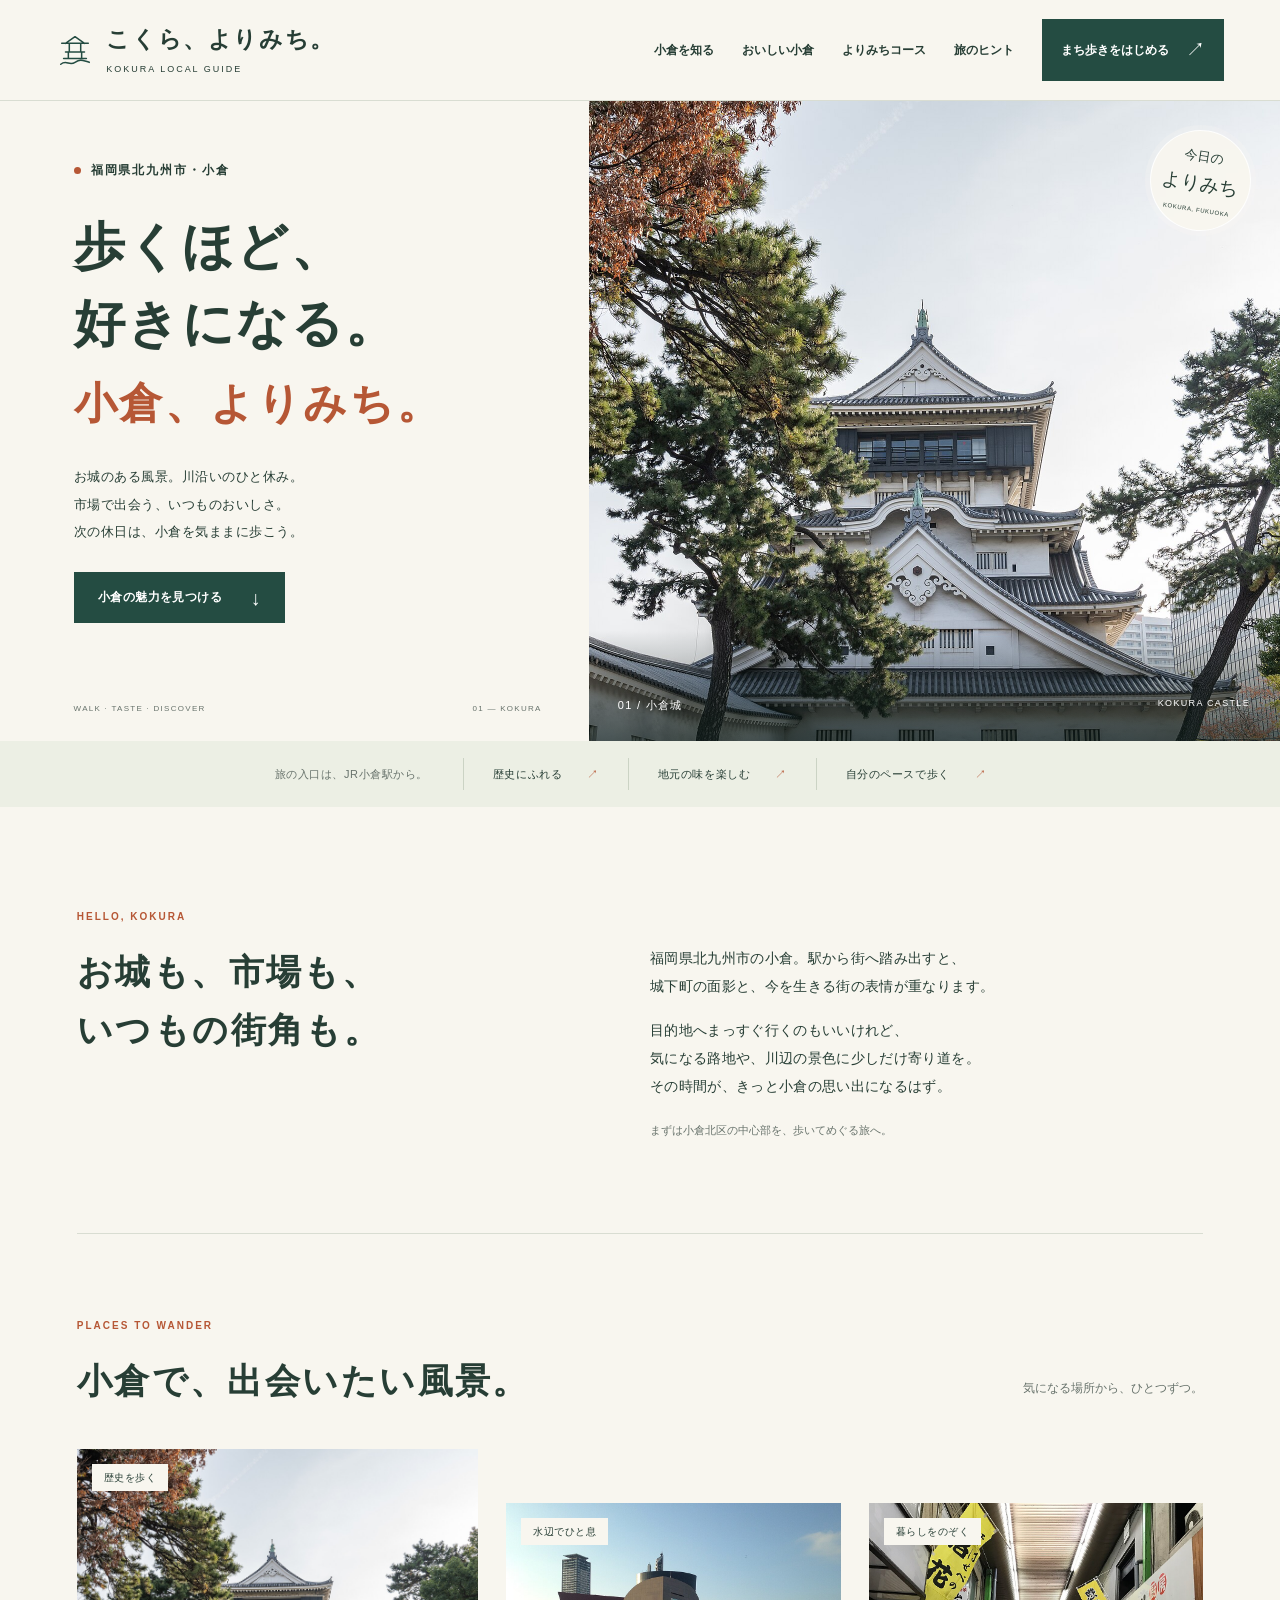
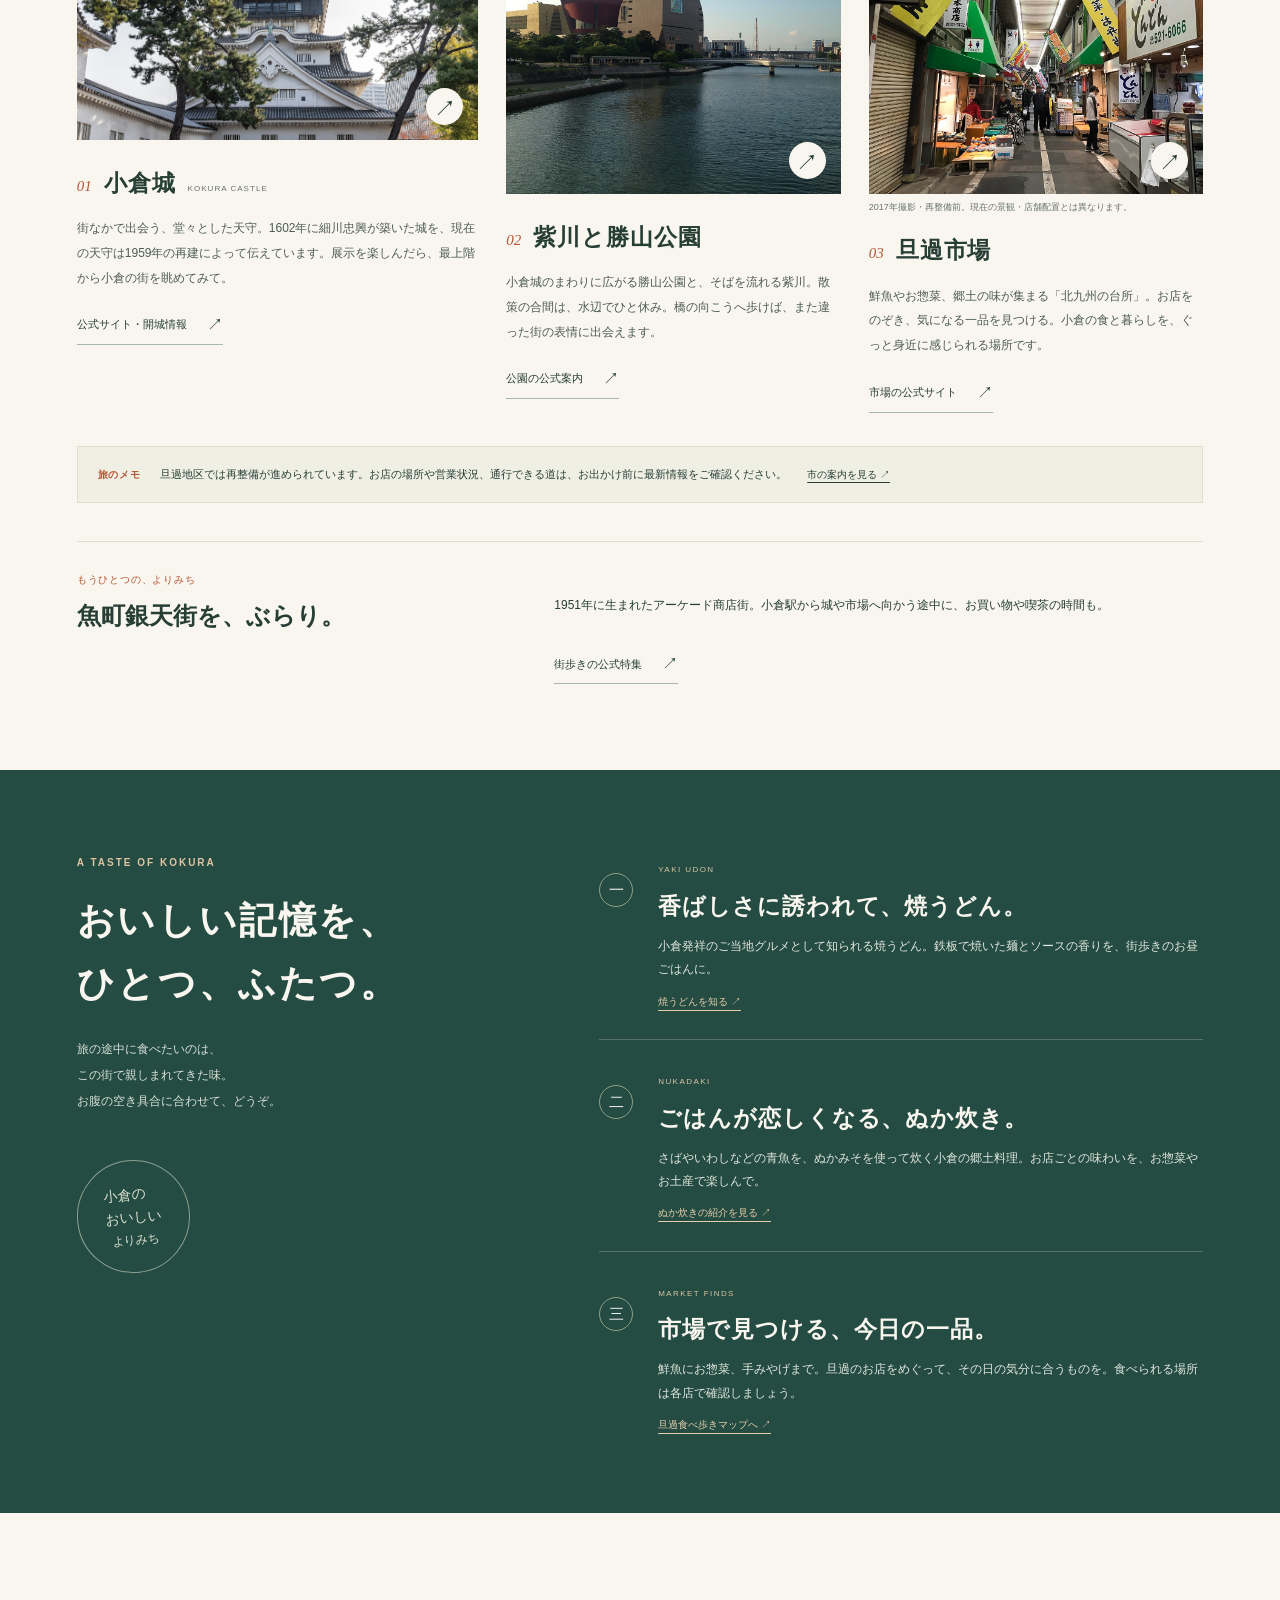
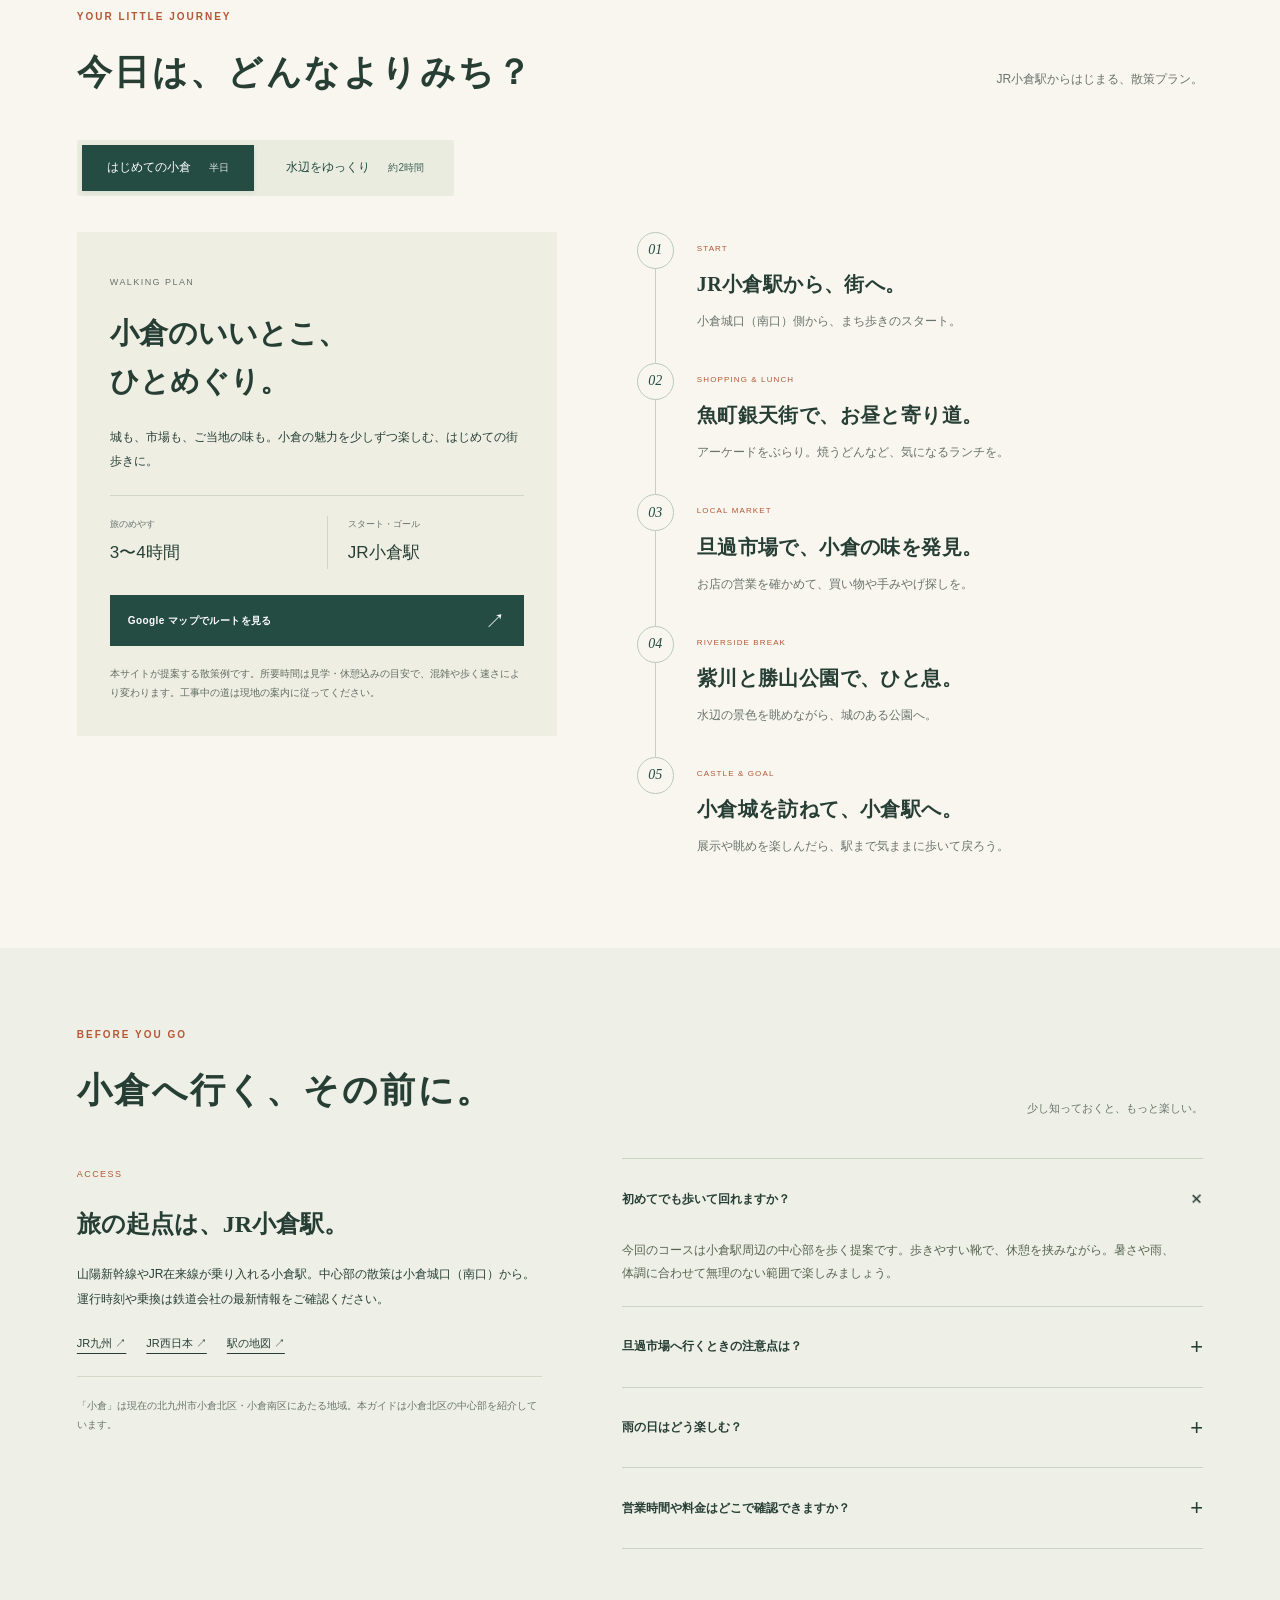
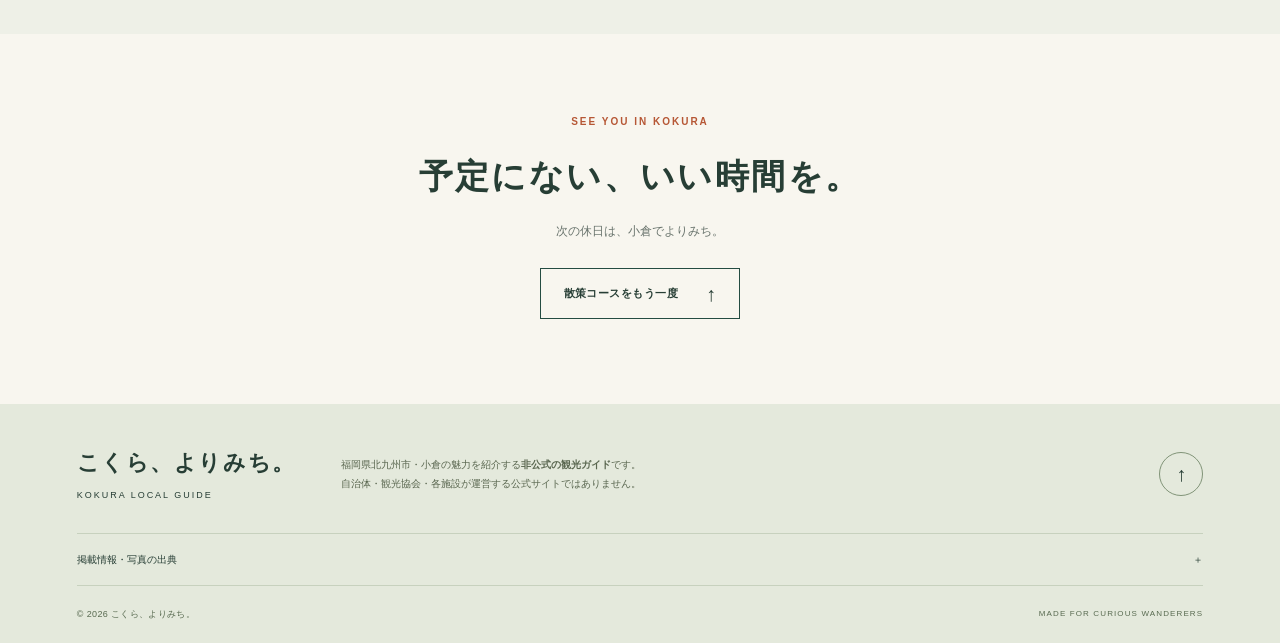
<file: index.html>
<!doctype html>
<html lang="ja">
<head>
  <meta charset="utf-8">
  <meta name="viewport" content="width=device-width, initial-scale=1">
  <meta name="theme-color" content="#244c42">
  <meta name="description" content="お城へ、市場へ、川沿いへ。福岡県北九州市・小倉の観光とグルメ、半日のまち歩きを紹介する非公式ガイド。">
  <meta property="og:title" content="こくら、よりみち。 | 小倉まち歩きガイド">
  <meta property="og:description" content="城下町の風景も、市場の味も。歩くほど、好きになる小倉へ。">
  <meta property="og:type" content="website">
  <meta property="og:locale" content="ja_JP">
  <meta property="og:url" content="https://teshi82.github.io/kokura-sanpo/">
  <meta property="og:image" content="https://teshi82.github.io/kokura-sanpo/assets/castle.jpg">
  <link rel="canonical" href="https://teshi82.github.io/kokura-sanpo/">
  <link rel="icon" href="assets/favicon.svg" type="image/svg+xml">
  <link rel="stylesheet" href="style.css">
  <script src="script.js" defer></script>
  <title>こくら、よりみち。 | 小倉まち歩きガイド</title>
</head>
<body>
  <a class="skip-link" href="#main">本文へスキップ</a>
  <header class="site-header">
    <a class="brand" href="#top" aria-label="こくら、よりみち。 トップへ">
      <svg class="brand-mark" viewBox="0 0 40 40" aria-hidden="true"><path d="M6 13h28M10 13l10-7 10 7M10 22h20M14 22v-9m12 9v-9M8 29h24M13 29v-7m14 7v-7M5 35c6-5 9 2 15-2s8-2 15 0"/></svg>
      <span>こくら、よりみち。<small>KOKURA LOCAL GUIDE</small></span>
    </a>
    <button class="menu-toggle" type="button" aria-expanded="false" aria-controls="main-nav"><span class="menu-icon" aria-hidden="true"></span><span class="menu-label">メニュー</span></button>
    <nav class="main-nav" id="main-nav" aria-label="メインナビゲーション">
      <a href="#spots">小倉を知る</a><a href="#taste">おいしい小倉</a><a href="#course">よりみちコース</a><a href="#visit">旅のヒント</a>
      <a class="nav-cta" href="#course">まち歩きをはじめる <span aria-hidden="true">↗</span></a>
    </nav>
  </header>
  <main id="main">
    <section class="hero" id="top" aria-labelledby="hero-title">
      <div class="hero-copy">
        <p class="eyebrow"><span class="tiny-dot"></span> 福岡県北九州市・小倉</p>
        <h1 id="hero-title">歩くほど、<br>好きになる。<br><span>小倉、よりみち。</span></h1>
        <p class="hero-intro">お城のある風景。川沿いのひと休み。<br>市場で出会う、いつものおいしさ。<br>次の休日は、小倉を気ままに歩こう。</p>
        <a class="button button-green" href="#spots">小倉の魅力を見つける <span aria-hidden="true">↓</span></a>
        <div class="hero-footnote"><span>WALK · TASTE · DISCOVER</span><span>01 — KOKURA</span></div>
      </div>
      <figure class="hero-photo">
        <img src="assets/castle.jpg" alt="木々の間から見上げた白壁の小倉城" width="1920" height="1280" fetchpriority="high">
        <figcaption><span>01 / 小倉城</span><span>KOKURA CASTLE</span></figcaption>
        <div class="photo-stamp" aria-hidden="true">今日の<br><strong>よりみち</strong><span>KOKURA, FUKUOKA</span></div>
      </figure>
    </section>
    <div class="quick-strip"><span>旅の入口は、JR小倉駅から。</span><a href="#spots">歴史にふれる <span>↗</span></a><a href="#taste">地元の味を楽しむ <span>↗</span></a><a href="#course">自分のペースで歩く <span>↗</span></a></div>
    <section class="intro section-wrap" aria-labelledby="intro-title">
      <p class="section-kicker">HELLO, KOKURA</p>
      <div class="intro-grid"><h2 id="intro-title">お城も、市場も、<br>いつもの街角も。</h2><div><p>福岡県北九州市の小倉。駅から街へ踏み出すと、<br class="desktop-only">城下町の面影と、今を生きる街の表情が重なります。</p><p>目的地へまっすぐ行くのもいいけれど、<br class="desktop-only">気になる路地や、川辺の景色に少しだけ寄り道を。<br class="desktop-only">その時間が、きっと小倉の思い出になるはず。</p><span class="intro-note">まずは小倉北区の中心部を、歩いてめぐる旅へ。</span></div></div>
    </section>
    <section class="spots section-wrap" id="spots" aria-labelledby="spots-title">
      <div class="section-heading"><div><p class="section-kicker">PLACES TO WANDER</p><h2 id="spots-title">小倉で、出会いたい風景。</h2></div><p>気になる場所から、ひとつずつ。</p></div>
      <div class="spot-grid">
        <article class="spot-card spot-castle">
          <a class="image-link" href="https://kokura-castle.jp/" target="_blank" rel="noopener noreferrer" aria-label="小倉城の公式サイトを新しいタブで開く"><img src="assets/castle.jpg" alt="木々に囲まれた小倉城の天守" width="900" height="660" loading="lazy"><span class="image-tag">歴史を歩く</span><span class="round-arrow" aria-hidden="true">↗</span></a>
          <div class="spot-title"><span>01</span><h3>小倉城</h3><small>KOKURA CASTLE</small></div>
          <p>街なかで出会う、堂々とした天守。1602年に細川忠興が築いた城を、現在の天守は1959年の再建によって伝えています。展示を楽しんだら、最上階から小倉の街を眺めてみて。</p>
          <a class="text-link" href="https://kokura-castle.jp/" target="_blank" rel="noopener noreferrer">公式サイト・開城情報 <span aria-hidden="true">↗</span></a>
        </article>
        <article class="spot-card spot-river">
          <a class="image-link" href="https://www.city.kitakyushu.lg.jp/contents/924_00902.html" target="_blank" rel="noopener noreferrer" aria-label="勝山公園の公式案内を新しいタブで開く"><img src="assets/river.jpg" alt="小倉の街を流れる紫川と川沿いの風景" width="900" height="660" loading="lazy"><span class="image-tag">水辺でひと息</span><span class="round-arrow" aria-hidden="true">↗</span></a>
          <div class="spot-title"><span>02</span><h3>紫川と勝山公園</h3></div>
          <p>小倉城のまわりに広がる勝山公園と、そばを流れる紫川。散策の合間は、水辺でひと休み。橋の向こうへ歩けば、また違った街の表情に出会えます。</p>
          <a class="text-link" href="https://www.city.kitakyushu.lg.jp/contents/924_00902.html" target="_blank" rel="noopener noreferrer">公園の公式案内 <span aria-hidden="true">↗</span></a>
        </article>
        <article class="spot-card spot-market">
          <a class="image-link" href="https://tangaichiba.jp/" target="_blank" rel="noopener noreferrer" aria-label="旦過市場の公式サイトを新しいタブで開く"><img src="assets/market.jpg" alt="旦過市場のまち並みを記録した写真" width="900" height="660" loading="lazy"><span class="image-tag">暮らしをのぞく</span><span class="round-arrow" aria-hidden="true">↗</span></a>
          <p class="photo-note" id="market-photo-note">2017年撮影・再整備前。現在の景観・店舗配置とは異なります。</p>
          <div class="spot-title"><span>03</span><h3>旦過市場</h3></div>
          <p>鮮魚やお惣菜、郷土の味が集まる「北九州の台所」。お店をのぞき、気になる一品を見つける。小倉の食と暮らしを、ぐっと身近に感じられる場所です。</p>
          <a class="text-link" href="https://tangaichiba.jp/" target="_blank" rel="noopener noreferrer">市場の公式サイト <span aria-hidden="true">↗</span></a>
        </article>
      </div>
      <aside class="market-notice"><span class="notice-label">旅のメモ</span><p>旦過地区では再整備が進められています。お店の場所や営業状況、通行できる道は、お出かけ前に最新情報をご確認ください。</p><a href="https://www.city.kitakyushu.lg.jp/contents/27200254.html" target="_blank" rel="noopener noreferrer">市の案内を見る ↗</a></aside>
      <div class="arcade-note"><span class="small-number">もうひとつの、よりみち</span><h3>魚町銀天街を、ぶらり。</h3><p>1951年に生まれたアーケード商店街。小倉駅から城や市場へ向かう途中に、お買い物や喫茶の時間も。</p><a class="text-link" href="https://kitakyushucity.guide/features/detail/bf3b8d8f-9e68-4177-9fa4-987f1a10e90a" target="_blank" rel="noopener noreferrer">街歩きの公式特集 <span aria-hidden="true">↗</span></a></div>
    </section>
    <section class="taste" id="taste" aria-labelledby="taste-title">
      <div class="section-wrap taste-grid"><div class="taste-heading"><p class="section-kicker">A TASTE OF KOKURA</p><h2 id="taste-title">おいしい記憶を、<br>ひとつ、ふたつ。</h2><p>旅の途中に食べたいのは、<br>この街で親しまれてきた味。<br>お腹の空き具合に合わせて、どうぞ。</p><div class="taste-seal" aria-hidden="true">小倉の<br>おいしい<br><span>よりみち</span></div></div>
        <div class="food-list">
          <article class="food-item"><span class="food-no">一</span><div><span class="food-en">YAKI UDON</span><h3>香ばしさに誘われて、焼うどん。</h3><p>小倉発祥のご当地グルメとして知られる焼うどん。鉄板で焼いた麺とソースの香りを、街歩きのお昼ごはんに。</p><a href="https://kitakyushucity.guide/features/detail/3040c3f0-468f-440e-80ba-73c080a1b59d" target="_blank" rel="noopener noreferrer">焼うどんを知る ↗</a></div></article>
          <article class="food-item"><span class="food-no">二</span><div><span class="food-en">NUKADAKI</span><h3>ごはんが恋しくなる、ぬか炊き。</h3><p>さばやいわしなどの青魚を、ぬかみそを使って炊く小倉の郷土料理。お店ごとの味わいを、お惣菜やお土産で楽しんで。</p><a href="https://www.crossroadfukuoka.jp/spot/10773" target="_blank" rel="noopener noreferrer">ぬか炊きの紹介を見る ↗</a></div></article>
          <article class="food-item"><span class="food-no">三</span><div><span class="food-en">MARKET FINDS</span><h3>市場で見つける、今日の一品。</h3><p>鮮魚にお惣菜、手みやげまで。旦過のお店をめぐって、その日の気分に合うものを。食べられる場所は各店で確認しましょう。</p><a href="https://www.city.kitakyushu.lg.jp/contents/27200254.html" target="_blank" rel="noopener noreferrer">旦過食べ歩きマップへ ↗</a></div></article>
        </div></div>
    </section>
    <section class="course section-wrap" id="course" aria-labelledby="course-title">
      <div class="section-heading"><div><p class="section-kicker">YOUR LITTLE JOURNEY</p><h2 id="course-title">今日は、どんなよりみち？</h2></div><p>JR小倉駅からはじまる、散策プラン。</p></div>
      <div class="course-switch" role="group" aria-label="散策コースを選ぶ"><button type="button" data-course="half" aria-pressed="true">はじめての小倉 <span>半日</span></button><button type="button" data-course="short" aria-pressed="false">水辺をゆっくり <span>約2時間</span></button></div>
      <div class="course-layout"><div class="course-summary"><span class="route-label">WALKING PLAN</span><h3 id="course-name">小倉のいいとこ、<br>ひとめぐり。</h3><p id="course-description">城も、市場も、ご当地の味も。小倉の魅力を少しずつ楽しむ、はじめての街歩きに。</p><div class="course-stats"><div><span>旅のめやす</span><strong id="course-duration">3〜4時間</strong></div><div><span>スタート・ゴール</span><strong>JR小倉駅</strong></div></div><a class="button button-green" id="route-map" href="https://www.google.com/maps/dir/?api=1&origin=小倉駅&destination=小倉駅&waypoints=魚町銀天街%7C旦過市場%7C勝山公園%7C小倉城&travelmode=walking" target="_blank" rel="noopener noreferrer">Google マップでルートを見る <span aria-hidden="true">↗</span></a><p class="route-disclaimer">本サイトが提案する散策例です。所要時間は見学・休憩込みの目安で、混雑や歩く速さにより変わります。工事中の道は現地の案内に従ってください。</p></div>
        <div class="timeline-wrap" aria-live="polite" aria-atomic="true"><ol class="timeline" id="timeline">
          <li><span class="step-number">01</span><div><span class="step-meta">START</span><h4>JR小倉駅から、街へ。</h4><p>小倉城口（南口）側から、まち歩きのスタート。</p></div></li>
          <li><span class="step-number">02</span><div><span class="step-meta">SHOPPING & LUNCH</span><h4>魚町銀天街で、お昼と寄り道。</h4><p>アーケードをぶらり。焼うどんなど、気になるランチを。</p></div></li>
          <li><span class="step-number">03</span><div><span class="step-meta">LOCAL MARKET</span><h4>旦過市場で、小倉の味を発見。</h4><p>お店の営業を確かめて、買い物や手みやげ探しを。</p></div></li>
          <li><span class="step-number">04</span><div><span class="step-meta">RIVERSIDE BREAK</span><h4>紫川と勝山公園で、ひと息。</h4><p>水辺の景色を眺めながら、城のある公園へ。</p></div></li>
          <li><span class="step-number">05</span><div><span class="step-meta">CASTLE & GOAL</span><h4>小倉城を訪ねて、小倉駅へ。</h4><p>展示や眺めを楽しんだら、駅まで気ままに歩いて戻ろう。</p></div></li>
        </ol></div></div>
      <noscript><p class="noscript-note">JavaScriptが無効のため「はじめての小倉」コースを表示しています。スポット紹介や地図リンクはそのままご利用いただけます。</p></noscript>
    </section>
    <section class="visit" id="visit" aria-labelledby="visit-title"><div class="section-wrap">
      <div class="section-heading"><div><p class="section-kicker">BEFORE YOU GO</p><h2 id="visit-title">小倉へ行く、その前に。</h2></div><span class="visit-label">少し知っておくと、もっと楽しい。</span></div>
      <div class="visit-grid"><div class="access-block"><span class="mini-label">ACCESS</span><h3>旅の起点は、JR小倉駅。</h3><p>山陽新幹線やJR在来線が乗り入れる小倉駅。中心部の散策は小倉城口（南口）から。運行時刻や乗換は鉄道会社の最新情報をご確認ください。</p><div class="access-links"><a href="https://www.jrkyushu.co.jp/" target="_blank" rel="noopener noreferrer">JR九州 ↗</a><a href="https://www.jr-odekake.net/" target="_blank" rel="noopener noreferrer">JR西日本 ↗</a><a href="https://www.google.com/maps/search/?api=1&query=小倉駅" target="_blank" rel="noopener noreferrer">駅の地図 ↗</a></div><p class="access-footnote">「小倉」は現在の北九州市小倉北区・小倉南区にあたる地域。本ガイドは小倉北区の中心部を紹介しています。</p></div>
        <div class="faq"><details open><summary>初めてでも歩いて回れますか？<span aria-hidden="true">+</span></summary><p>今回のコースは小倉駅周辺の中心部を歩く提案です。歩きやすい靴で、休憩を挟みながら。暑さや雨、体調に合わせて無理のない範囲で楽しみましょう。</p></details><details><summary>旦過市場へ行くときの注意点は？<span aria-hidden="true">+</span></summary><p>再整備に伴い、店舗や通路の状況が変わることがあります。営業日・時間は店舗ごとに異なり、日曜休みのお店もあります。公式案内を確認してから訪れてください。</p></details><details><summary>雨の日はどう楽しむ？<span aria-hidden="true">+</span></summary><p>魚町銀天街のアーケードや、小倉城の屋内展示を組み合わせるのも一案です。施設間の移動では屋外を歩くため、雨具を用意してください。</p></details><details><summary>営業時間や料金はどこで確認できますか？<span aria-hidden="true">+</span></summary><p>各スポットの「公式サイト」リンクをご利用ください。イベントなどで変更される場合があるため、お出かけ当日の情報確認がおすすめです。</p></details></div></div>
    </div></section>
    <section class="closing section-wrap"><p class="section-kicker">SEE YOU IN KOKURA</p><h2>予定にない、いい時間を。</h2><p>次の休日は、小倉でよりみち。</p><a class="button button-outline" href="#course">散策コースをもう一度 <span aria-hidden="true">↑</span></a></section>
  </main>
  <footer class="site-footer"><div class="footer-top"><a class="brand footer-brand" href="#top">こくら、よりみち。<small>KOKURA LOCAL GUIDE</small></a><p>福岡県北九州市・小倉の魅力を紹介する<strong>非公式の観光ガイド</strong>です。<br>自治体・観光協会・各施設が運営する公式サイトではありません。</p><a class="back-top" href="#top" aria-label="ページの先頭へ">↑</a></div>
    <details class="sources"><summary>掲載情報・写真の出典 <span aria-hidden="true">＋</span></summary><div class="source-columns"><div><h3>情報の出典</h3><ul><li><a href="https://www.city.kitakyushu.lg.jp/kokurakita/file_0003.html" target="_blank" rel="noopener noreferrer">北九州市：小倉北区 まちの概要 ↗</a></li><li><a href="https://kokura-castle.jp/" target="_blank" rel="noopener noreferrer">小倉城 公式サイト ↗</a></li><li><a href="https://www.crossroadfukuoka.jp/spot/13192" target="_blank" rel="noopener noreferrer">福岡県観光情報：小倉城 ↗</a></li><li><a href="https://kitakyushucity.guide/features/detail/bf3b8d8f-9e68-4177-9fa4-987f1a10e90a" target="_blank" rel="noopener noreferrer">北九州パレット：小倉の街歩き ↗</a></li><li><a href="https://www.city.kitakyushu.lg.jp/contents/924_00902.html" target="_blank" rel="noopener noreferrer">北九州市：勝山公園 ↗</a></li><li><a href="https://www.city.kitakyushu.lg.jp/contents/30000002.html" target="_blank" rel="noopener noreferrer">北九州市：旦過地区の再整備 ↗</a></li><li><a href="https://www.city.kitakyushu.lg.jp/contents/27200254.html" target="_blank" rel="noopener noreferrer">北九州市：旦過食べ歩きマップ2026年版 ↗</a></li></ul><p>グルメの出典は各紹介文のリンクをご参照ください。内容確認日：2026年10月24日。写真は撮影当時のものです。</p></div><div><h3>写真のクレジット</h3><div id="photo-credits"><p>写真の作者・ライセンスは<a href="credits.html">写真クレジット一覧</a>に記載しています。</p></div></div></div></details>
    <div class="footer-bottom"><span>© 2026 こくら、よりみち。</span><span>MADE FOR CURIOUS WANDERERS</span></div>
  </footer>
</body>
</html>
</file>
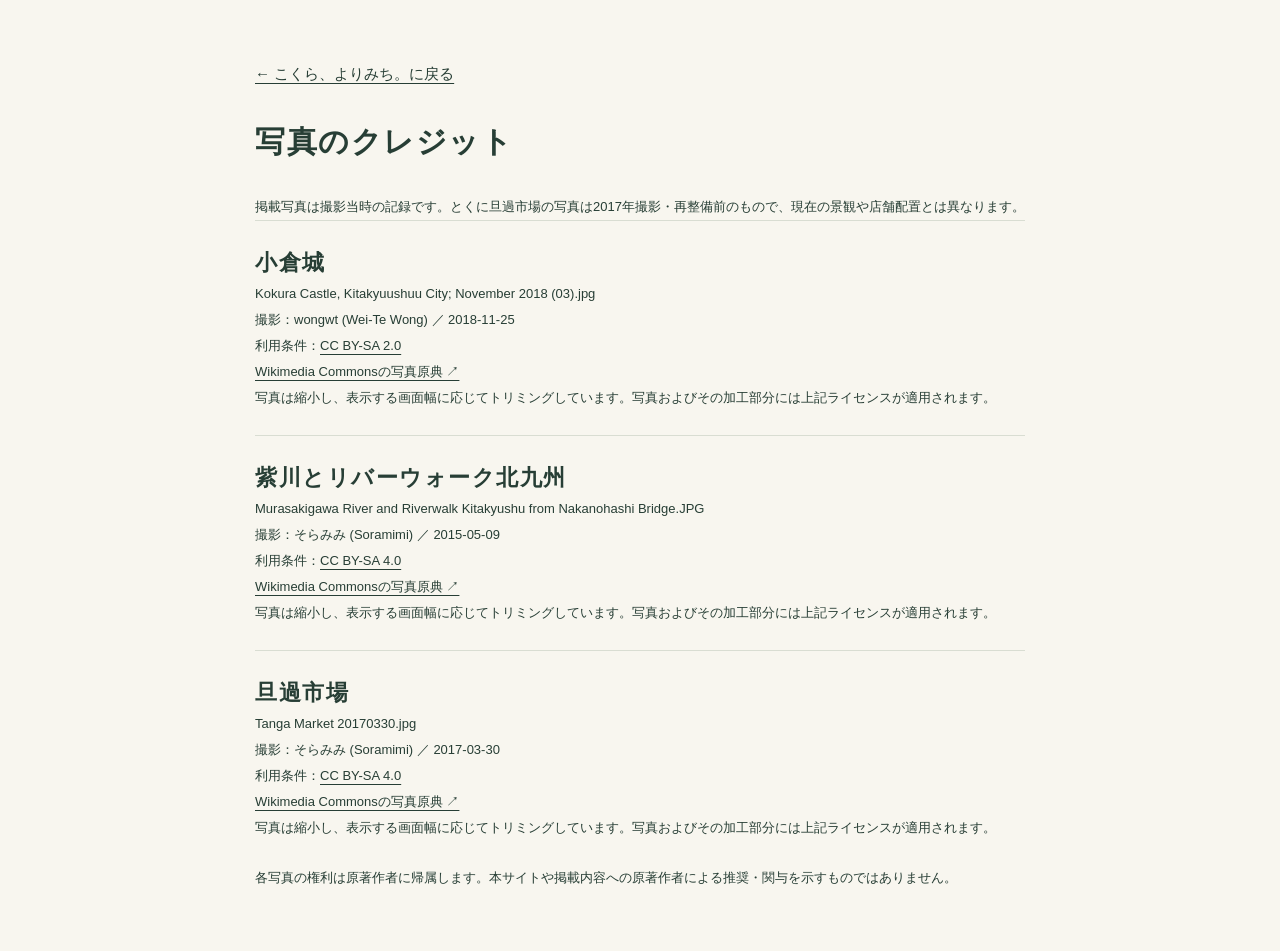
<file: credits.html>
<!doctype html><html lang="ja"><head><meta charset="utf-8"><meta name="viewport" content="width=device-width,initial-scale=1"><title>写真のクレジット | こくら、よりみち。</title><meta name="robots" content="noindex"><link rel="stylesheet" href="style.css"><link rel="icon" href="assets/favicon.svg" type="image/svg+xml"></head><body><main class="credits-page"><a href="index.html">← こくら、よりみち。に戻る</a><h1>写真のクレジット</h1><p>掲載写真は撮影当時の記録です。とくに旦過市場の写真は2017年撮影・再整備前のもので、現在の景観や店舗配置とは異なります。</p><article><h2>小倉城</h2><p>Kokura Castle, Kitakyuushuu City; November 2018 (03).jpg<br>撮影：wongwt (Wei-Te Wong) ／ 2018-11-25<br>利用条件：<a href="https://creativecommons.org/licenses/by-sa/2.0/" target="_blank" rel="noopener noreferrer">CC BY-SA 2.0</a><br><a href="https://commons.wikimedia.org/wiki/File:Kokura_Castle,_Kitakyuushuu_City;_November_2018_(03).jpg" target="_blank" rel="noopener noreferrer">Wikimedia Commonsの写真原典 ↗</a></p><p>写真は縮小し、表示する画面幅に応じてトリミングしています。写真およびその加工部分には上記ライセンスが適用されます。</p></article>
<article><h2>紫川とリバーウォーク北九州</h2><p>Murasakigawa River and Riverwalk Kitakyushu from Nakanohashi Bridge.JPG<br>撮影：そらみみ (Soramimi) ／ 2015-05-09<br>利用条件：<a href="https://creativecommons.org/licenses/by-sa/4.0/" target="_blank" rel="noopener noreferrer">CC BY-SA 4.0</a><br><a href="https://commons.wikimedia.org/wiki/File:Murasakigawa_River_and_Riverwalk_Kitakyushu_from_Nakanohashi_Bridge.JPG" target="_blank" rel="noopener noreferrer">Wikimedia Commonsの写真原典 ↗</a></p><p>写真は縮小し、表示する画面幅に応じてトリミングしています。写真およびその加工部分には上記ライセンスが適用されます。</p></article>
<article><h2>旦過市場</h2><p>Tanga Market 20170330.jpg<br>撮影：そらみみ (Soramimi) ／ 2017-03-30<br>利用条件：<a href="https://creativecommons.org/licenses/by-sa/4.0/" target="_blank" rel="noopener noreferrer">CC BY-SA 4.0</a><br><a href="https://commons.wikimedia.org/wiki/File:Tanga_Market_20170330.jpg" target="_blank" rel="noopener noreferrer">Wikimedia Commonsの写真原典 ↗</a></p><p>写真は縮小し、表示する画面幅に応じてトリミングしています。写真およびその加工部分には上記ライセンスが適用されます。</p></article><p>各写真の権利は原著作者に帰属します。本サイトや掲載内容への原著作者による推奨・関与を示すものではありません。</p></main></body></html>
</file>
<file: style.css>
@charset "UTF-8";
:root{--paper:#f8f6ef;--ink:#273e35;--green:#244c42;--muted:#68736c;--line:#d9ddd2;--orange:#b65735;--serif:"Yu Mincho","Hiragino Mincho ProN","Noto Serif JP",serif;--sans:"Yu Gothic",YuGothic,"Hiragino Kaku Gothic ProN",Meiryo,sans-serif}
*{box-sizing:border-box}html{scroll-behavior:smooth;scroll-padding-top:105px}body{margin:0;background:var(--paper);color:var(--ink);font-family:var(--sans);font-size:15px;line-height:1.9;-webkit-font-smoothing:antialiased}a{color:inherit;text-decoration:none}button{font:inherit}button,a,summary{-webkit-tap-highlight-color:transparent}a,button,summary{touch-action:manipulation}a:focus-visible,button:focus-visible,summary:focus-visible{outline:3px solid #ba643f;outline-offset:5px}img{display:block;width:100%;height:auto}h1,h2,h3,h4,p,figure{margin:0}h1,h2,h3{font-family:var(--serif);font-weight:600}h2{font-size:clamp(27px,2.7vw,38px);line-height:1.65;letter-spacing:.07em}p{line-height:2}::selection{background:#dfe6b4;color:#244c42}.skip-link{position:fixed;top:8px;left:12px;padding:8px 16px;background:white;transform:translateY(-150%);z-index:99}.skip-link:focus{transform:translateY(0)}.site-header{height:101px;padding:0 4.4%;display:flex;align-items:center;justify-content:space-between;gap:30px;border-bottom:1px solid var(--line);position:sticky;top:0;z-index:30;background:rgba(248,246,239,.97)}.brand{display:flex;align-items:center;gap:12px;white-space:nowrap;font-family:var(--serif);font-size:23px;letter-spacing:.07em;font-weight:600;line-height:1.45}.brand small{font:9px/1.7 var(--sans);display:block;letter-spacing:.22em;margin-top:6px}.brand-mark{width:38px;height:38px;fill:none;stroke:var(--green);stroke-width:1.6;stroke-linecap:round;stroke-linejoin:round}.main-nav{display:flex;align-items:center;gap:28px;font-size:12px;font-weight:600}.main-nav>a:not(.nav-cta){padding:12px 0;position:relative}.main-nav>a:not(.nav-cta):after{content:"";height:1px;background:var(--green);position:absolute;bottom:7px;left:0;right:100%;transition:right .2s}.main-nav>a:hover:after{right:0}.nav-cta{background:var(--green);color:#fff;padding:13px 19px;display:flex;gap:17px;align-items:center}.nav-cta span{font-size:19px;font-weight:400}.menu-toggle{display:none}.hero{display:grid;grid-template-columns:46% 54%;min-height:640px;max-width:1800px;margin:auto}.hero-copy{padding:57px 8% 25px 12.5%;display:flex;align-items:flex-start;flex-direction:column}.eyebrow,.section-kicker{font-size:11px;letter-spacing:.16em;font-weight:600}.eyebrow{font-size:12px;display:flex;gap:10px;align-items:center;margin-bottom:27px}.tiny-dot{width:7px;height:7px;background:var(--orange);border-radius:100%}h1{font-size:clamp(36px,4vw,60px);line-height:1.5;letter-spacing:.05em}h1 span{color:var(--orange);font-size:.84em}.hero-intro{margin:24px 0 27px;font-size:13px;line-height:2.1;letter-spacing:.04em}.button{display:inline-flex;align-items:center;justify-content:space-between;gap:28px;min-height:51px;padding:12px 24px;font-size:12px;letter-spacing:.04em;font-weight:600;transition:background .2s,transform .2s}.button span{font-size:20px;font-weight:400;line-height:1}.button-green{background:var(--green);color:#fff}.button-green:hover,.nav-cta:hover{background:#396758}.button:hover{transform:translateY(-2px)}.hero-footnote{width:100%;display:flex;justify-content:space-between;gap:10px;margin-top:auto;padding-top:34px;font-size:8px;letter-spacing:.16em;color:var(--muted)}.hero-photo{position:relative;overflow:hidden;min-height:640px;background:#d9dfd6}.hero-photo>img{height:100%;width:100%;object-fit:cover;object-position:50% 48%;position:absolute;inset:0}.hero-photo:after{content:"";position:absolute;bottom:0;left:0;right:0;height:110px;background:linear-gradient(transparent,rgba(16,32,28,.65));pointer-events:none}.hero-photo figcaption{position:absolute;bottom:25px;left:29px;right:30px;display:flex;justify-content:space-between;gap:12px;color:#fff;font-size:11px;letter-spacing:.12em;z-index:1}.hero-photo figcaption span+span{font-size:9px}.photo-stamp{position:absolute;right:29px;top:29px;width:101px;height:101px;border:1px solid rgba(255,255,255,.9);border-radius:50%;background:rgba(248,246,239,.95);display:flex;align-items:center;justify-content:center;flex-direction:column;font-family:var(--serif);font-size:13px;line-height:1.7;transform:rotate(9deg);box-shadow:0 0 0 5px rgba(248,246,239,.22)}.photo-stamp strong{font-size:19px;font-weight:500}.photo-stamp span{font:6px/1.7 var(--sans);letter-spacing:.1em;margin-top:5px}.quick-strip{display:flex;align-items:center;justify-content:center;gap:0;background:#ecefe4;min-height:66px;font-size:11px;letter-spacing:.05em}.quick-strip>span{padding:10px 35px 10px 10px;color:var(--muted)}.quick-strip a{border-left:1px solid #cbd3c4;padding:6px 29px;display:flex;gap:25px}.quick-strip a span{color:var(--orange)}.quick-strip a:hover{color:var(--orange)}.section-wrap{width:min(1160px,88%);margin-inline:auto}.intro{padding:100px 0 92px;border-bottom:1px solid var(--line)}.section-kicker{font-size:10px;letter-spacing:.2em;color:var(--orange);margin-bottom:17px}.intro-grid{display:grid;grid-template-columns:1fr 1.1fr;gap:70px}.intro-grid h2{font-size:35px}.intro-grid p{font-size:14px;letter-spacing:.025em}.intro-grid p+p{margin-top:16px}.intro-note{display:block;font-size:11px;color:var(--muted);margin-top:20px}.spots{padding:82px 0 86px}.section-heading{display:flex;justify-content:space-between;align-items:flex-end;gap:24px;margin-bottom:39px}.section-heading>p{font-size:12px;color:var(--muted);padding-bottom:10px}.spot-grid{display:grid;grid-template-columns:1.2fr 1fr 1fr;gap:28px}.image-link{display:block;position:relative;overflow:hidden;aspect-ratio:1.15;background:#e1e5dc}.image-link img{height:100%;object-fit:cover;transition:transform .6s}.image-link:hover img{transform:scale(1.04)}.spot-castle .image-link{aspect-ratio:1.38}.spot-river,.spot-market{padding-top:54px}.image-tag{position:absolute;top:15px;left:15px;background:var(--paper);padding:4px 12px;font-size:10px;letter-spacing:.05em}.round-arrow{position:absolute;bottom:15px;right:15px;display:grid;place-items:center;width:37px;height:37px;background:var(--paper);border-radius:100%;font-size:22px}.spot-title{display:flex;align-items:baseline;flex-wrap:wrap;gap:12px;margin:22px 0 11px}.spot-title>span{color:var(--orange);font:italic 15px/1.5 Georgia,serif}.spot-title h3{font-size:23px;letter-spacing:.04em}.spot-title small{font-size:8px;letter-spacing:.13em;color:var(--muted)}.spot-card>p:not(.photo-note){font-size:12px;line-height:2.05;color:#4e5c53}.text-link{display:inline-flex;align-items:center;gap:20px;border-bottom:1px solid #a9b6aa;font-size:11px;padding:6px 0;margin-top:15px;line-height:1.7}.text-link:hover{border-color:var(--orange);color:var(--orange)}.text-link span{font-size:16px}.photo-note{font-size:9px;line-height:1.6;color:var(--muted);margin-top:6px}.spot-market .spot-title{margin-top:15px}.market-notice{display:flex;align-items:center;gap:20px;margin-top:33px;padding:17px 20px;border:1px solid #dedfce;background:#efefe4}.notice-label{white-space:nowrap;letter-spacing:.06em;font-size:10px;color:var(--orange);font-weight:600}.market-notice p{font-size:11px;line-height:1.9}.market-notice>a{font-size:10px;white-space:nowrap;text-decoration:underline;text-underline-offset:4px}.arcade-note{display:grid;grid-template-columns:1fr 1.5fr;gap:5px 45px;border-top:1px solid var(--line);margin-top:38px;padding-top:28px}.small-number{font-size:10px;color:var(--orange);letter-spacing:.08em}.arcade-note h3{grid-column:1;font-size:24px}.arcade-note p{grid-column:2;grid-row:1/3;font-size:12px;align-self:center}.arcade-note .text-link{grid-column:2;justify-self:start;margin-top:0}.taste{background:var(--green);color:var(--paper);padding:83px 0 75px;position:relative;overflow:hidden}.taste-grid{display:grid;grid-template-columns:1fr 1.35fr;gap:75px}.taste .section-kicker{color:#dfc3a2}.taste h2{font-size:37px;line-height:1.7}.taste-heading>p:not(.section-kicker){font-size:12px;color:#d8e0d7;margin-top:21px;line-height:2.15}.taste-seal{margin-top:45px;border:1px solid #8aa08f;color:#dce2cf;width:113px;height:113px;display:flex;flex-direction:column;align-items:center;justify-content:center;font-family:var(--serif);line-height:1.7;font-size:14px;transform:rotate(-6deg);border-radius:100%}.taste-seal span{font-size:12px}.food-item{display:flex;gap:25px;border-bottom:1px solid #577369;padding:25px 0}.food-item:first-child{padding-top:0}.food-item:last-child{border:0;padding-bottom:0}.food-no{width:34px;height:34px;flex:0 0 34px;border:1px solid #8da089;border-radius:50%;font-family:var(--serif);display:grid;place-items:center;font-size:15px;margin-top:20px}.food-en{font-size:8px;color:#d8c4a4;letter-spacing:.18em}.food-item h3{font-size:23px;line-height:1.65;letter-spacing:.04em;margin:6px 0 9px}.food-item p{font-size:12px;color:#e1e7de;line-height:1.95}.food-item a{display:inline-block;color:#e5cfab;font-size:10px;text-decoration:underline;text-underline-offset:5px;margin-top:10px}.course{padding:94px 0 90px}.course-switch{display:inline-flex;gap:7px;padding:5px;background:#e9ecdf;margin-bottom:36px;border-radius:3px}.course-switch button{border:0;background:transparent;padding:11px 25px;color:var(--green);font-size:12px;cursor:pointer;transition:background .2s;min-height:46px}.course-switch button span{font-size:10px;display:inline-block;margin-left:15px;opacity:.85}.course-switch button[aria-pressed=true]{background:var(--green);color:#fff;box-shadow:0 2px 5px #182c2a14}.course-layout{display:grid;grid-template-columns:1fr 1.18fr;gap:80px}.course-summary{padding:34px 33px;background:#eeeee3;align-self:start;position:sticky;top:130px}.route-label{font-size:9px;letter-spacing:.16em;color:var(--muted)}.course-summary h3{font-size:29px;line-height:1.65;margin-top:16px}.course-summary>p:not(.route-disclaimer){font-size:12px;margin-top:19px}.course-stats{display:grid;grid-template-columns:1fr 1fr;gap:20px;margin:22px 0 26px;border-top:1px solid #d1d7c8;padding-top:20px}.course-stats div+div{border-left:1px solid #d1d7c8;padding-left:20px}.course-stats span{font-size:9px;color:var(--muted);display:block}.course-stats strong{font-size:17px;font-weight:500;display:block;margin-top:4px}.course-summary .button{font-size:10px;padding-inline:18px;width:100%;gap:8px}.route-disclaimer{font-size:10px;line-height:1.9;color:#626c60;margin-top:18px}.timeline{list-style:none;margin:0;padding:0}.timeline li{display:flex;gap:23px;position:relative;padding:0 0 30px}.timeline li:last-child{padding-bottom:0}.timeline li:not(:last-child):before{content:"";position:absolute;top:35px;bottom:0;left:18px;width:1px;background:#c5d0c1}.step-number{border:1px solid #bac9b8;flex:0 0 37px;width:37px;height:37px;border-radius:50%;display:grid;place-items:center;font:italic 14px/1 Georgia,serif;color:var(--green);background:var(--paper);position:relative;z-index:1}.step-meta{font-size:8px;color:var(--orange);letter-spacing:.14em}.timeline h4{font-family:var(--serif);font-weight:600;font-size:20px;margin:5px 0 7px;letter-spacing:.02em}.timeline p{font-size:12px;line-height:1.9;color:var(--muted)}.noscript-note{padding-top:20px;font-size:12px;color:var(--orange)}.visit{padding:77px 0 85px;background:#eef0e7}.visit-label{font-size:11px;color:var(--muted)}.visit-grid{display:grid;grid-template-columns:1fr 1.25fr;gap:80px}.mini-label{font-size:9px;letter-spacing:.16em;color:var(--orange)}.access-block h3{font-size:24px;margin:15px 0}.access-block>p{font-size:12px;line-height:2.05}.access-links{display:flex;gap:20px;flex-wrap:wrap;margin:22px 0}.access-links a{font-size:11px;text-decoration:underline;text-underline-offset:6px}.access-block p.access-footnote{font-size:10px;line-height:1.9;color:var(--muted);border-top:1px solid #d3d9c9;padding-top:19px}.faq details{border-bottom:1px solid #cbd3c3}.faq details:first-child{border-top:1px solid #cbd3c3}.faq summary{display:flex;align-items:center;justify-content:space-between;gap:15px;font-size:12px;font-weight:600;cursor:pointer;padding:19px 0;list-style:none}.faq summary::-webkit-details-marker{display:none}.faq summary span{font-weight:400;font-size:22px;transition:transform .2s}.faq details[open] summary span{transform:rotate(45deg)}.faq details>p{padding:0 27px 20px 0;font-size:12px;line-height:1.95;color:#57644f}.closing{text-align:center;padding:78px 0 85px}.closing h2{font-size:34px}.closing>p:not(.section-kicker){font-size:12px;margin:14px 0 25px;color:var(--muted)}.button-outline{border:1px solid var(--green);padding:11px 23px;font-size:11px}.button-outline:hover{background:#e9eddf}.site-footer{background:#e4e9dc;padding:40px 6% 20px}.footer-top{display:flex;gap:45px;align-items:center;border-bottom:1px solid #c7d1be;padding-bottom:30px}.footer-brand{display:block;font-size:22px;line-height:1.7}.footer-top p{font-size:10px;line-height:1.9;color:#59664f}.footer-top strong{font-weight:600}.back-top{display:grid;place-items:center;width:44px;height:44px;border:1px solid #819478;border-radius:100%;margin-left:auto;font-size:20px;flex:0 0 44px}.sources{border-bottom:1px solid #c7d1be}.sources>summary{cursor:pointer;display:flex;justify-content:space-between;align-items:center;padding:16px 0;font-size:10px;list-style:none}.sources>summary::-webkit-details-marker{display:none}.source-columns{display:grid;grid-template-columns:1.3fr 1fr;gap:50px;padding-bottom:25px;font-size:11px}.source-columns h3{font-family:var(--sans);font-size:12px;margin-bottom:10px}.source-columns ul{padding-left:17px;margin:0}.source-columns a{text-decoration:underline;text-underline-offset:3px}.source-columns p{font-size:10px;margin-top:12px;line-height:1.9}.footer-bottom{display:flex;justify-content:space-between;gap:20px;padding-top:20px;font-size:9px;color:#596b51;letter-spacing:.04em}.footer-bottom>span+span{font-size:8px;letter-spacing:.14em}.credits-page{max-width:820px;padding:60px 25px;margin:auto}.credits-page h1{font-size:30px;margin:30px 0}.credits-page article{border-top:1px solid var(--line);padding:24px 0}.credits-page h2{font-size:22px}.credits-page p{font-size:13px}.credits-page a{text-decoration:underline;text-underline-offset:4px}
@media(min-width:1500px){.hero-copy{padding-left:17%}.hero{min-height:730px}.hero-photo{min-height:730px}.hero-copy h1{font-size:63px}.hero-intro{font-size:15px}}
@media(max-width:1100px){.site-header{padding:0 4%;gap:18px;height:85px}.brand{font-size:20px;gap:7px}.brand-mark{width:32px}.main-nav{gap:19px;font-size:11px}.nav-cta{display:none}.hero{min-height:590px;grid-template-columns:47% 53%}.hero-photo{min-height:590px}.hero-copy{padding:44px 8% 25px 10%}h1{font-size:43px}.quick-strip a{padding-inline:20px;gap:15px}.quick-strip>span{padding-right:25px}.intro-grid{gap:45px}.spot-grid{gap:20px}.spot-title h3{font-size:21px}.spot-title small{display:none}.taste-grid{gap:50px}.course-layout,.visit-grid{gap:45px}.course-summary{padding:27px}.food-item h3{font-size:21px}.timeline h4{font-size:19px}html{scroll-padding-top:95px}}
@media(max-width:760px){.site-header{height:78px;padding:0 6%;position:relative;flex-wrap:wrap}.brand{font-size:21px}.brand small{font-size:8px;margin-top:3px}.brand-mark{width:34px}.main-nav{display:flex;width:100%;flex-wrap:wrap;gap:0;justify-content:space-between;padding:14px 0;border-top:1px solid var(--line);font-size:11px}.main-nav>a:not(.nav-cta){padding:8px 0}.site-header{height:auto;min-height:78px;padding-top:16px;gap:14px}.hero{grid-template-columns:1fr}.hero-copy{padding:37px 7% 25px}.eyebrow{font-size:11px;margin-bottom:20px}h1{font-size:clamp(34px,7vw,48px);line-height:1.55;letter-spacing:.06em}.hero-intro{font-size:12px;line-height:2;margin:20px 0 24px}.hero-footnote{padding-top:28px;font-size:8px}.hero-photo{min-height:0;height:440px}.hero-photo>img{object-position:center 47%}.hero-photo figcaption{left:22px;right:22px;bottom:22px}.photo-stamp{width:90px;height:90px;top:25px;right:25px;font-size:12px}.photo-stamp strong{font-size:17px}.quick-strip{padding:15px 6%;justify-content:flex-start;flex-wrap:wrap;gap:12px 0}.quick-strip>span{width:100%;font-size:10px;padding:0}.quick-strip a{font-size:10px;gap:9px;padding:0 16px;line-height:1.5}.quick-strip a:first-of-type{border:0;padding-left:0}.section-wrap{width:86%}.intro{padding:65px 0 55px}.intro-grid{grid-template-columns:1fr;gap:23px}.intro-grid h2{font-size:30px}.intro-grid p{font-size:13px}.intro-note{font-size:10px}.desktop-only{display:none}.spots{padding:55px 0 60px}.section-heading{align-items:flex-start;flex-direction:column;gap:12px;margin-bottom:28px}.section-heading h2{font-size:28px}.section-heading>p{padding:0;font-size:11px}.section-kicker{font-size:9px;margin-bottom:11px}.spot-grid{grid-template-columns:1fr 1fr;gap:38px 23px}.spot-castle{grid-column:1/-1}.spot-castle .image-link{aspect-ratio:1.7}.spot-river,.spot-market{padding-top:0}.image-link{aspect-ratio:1}.spot-title{margin-top:17px;gap:10px}.spot-title h3{font-size:20px}.spot-title small{display:inline;font-size:8px}.spot-card>p:not(.photo-note){font-size:11px}.image-tag{font-size:9px;top:10px;left:10px;padding:4px 9px}.round-arrow{bottom:10px;right:10px;width:32px;height:32px;font-size:19px}.photo-note{font-size:8px}.market-notice{display:block;padding:17px;margin-top:28px}.market-notice p{margin:6px 0 10px}.market-notice>a{font-size:10px}.arcade-note{grid-template-columns:1fr;gap:9px;margin-top:28px;padding-top:25px}.arcade-note h3{font-size:22px}.arcade-note p{grid-row:auto;grid-column:1;font-size:11px}.arcade-note .text-link{grid-column:1;font-size:10px;margin-top:4px}.taste{padding:60px 0}.taste-grid{grid-template-columns:1fr;gap:35px}.taste-heading{position:relative}.taste h2{font-size:30px}.taste-heading>p:not(.section-kicker){font-size:11px}.taste-seal{position:absolute;bottom:0;right:2%;width:90px;height:90px;font-size:12px}.taste-seal span{font-size:10px}.food-item{gap:18px;padding:22px 0}.food-item h3{font-size:21px}.food-item p{font-size:12px}.food-item a{font-size:11px}.course{padding:58px 0 60px}.course-switch{width:100%;gap:4px;margin-bottom:25px}.course-switch button{flex:1;padding:10px 8px;font-size:11px}.course-switch button span{font-size:9px;margin-left:8px}.course-layout{grid-template-columns:1fr;gap:35px}.course-summary{position:static;padding:26px}.course-summary h3{font-size:27px}.course-stats strong{font-size:18px}.course-summary .button{font-size:11px;max-width:360px}.timeline h4{font-size:19px}.timeline p{font-size:12px}.timeline li{padding-bottom:25px;gap:19px}.visit{padding:55px 0}.visit-grid{grid-template-columns:1fr;gap:34px}.visit-label{font-size:10px}.access-block h3{font-size:23px}.faq summary{font-size:12px;min-height:56px}.faq details>p{font-size:12px}.closing{padding:60px 0}.closing h2{font-size:27px}.site-footer{padding:32px 7% 20px}.footer-top{flex-wrap:wrap;gap:22px}.footer-brand{font-size:22px}.footer-top p{order:2;width:100%;font-size:9px}.back-top{margin-left:auto}.source-columns{grid-template-columns:1fr;gap:25px}.footer-bottom{font-size:8px;flex-wrap:wrap;gap:9px}.footer-bottom>span+span{font-size:7px}html{scroll-padding-top:20px}}
@media(max-width:430px){.hero-photo{height:330px}.hero-copy{padding-top:32px}.quick-strip{gap:10px 0}.quick-strip a{font-size:9px;padding-inline:11px;gap:6px}.spot-grid{grid-template-columns:1fr;gap:31px}.spot-castle .image-link,.image-link{aspect-ratio:1.4}.spot-title h3{font-size:23px}.spot-card>p:not(.photo-note){font-size:12px}.photo-note{font-size:9px}.spot-market .spot-title{margin-top:16px}.section-heading h2{font-size:25px}.taste h2{font-size:28px}.taste-seal{right:0;width:80px;height:80px}.food-item h3{font-size:19px}.food-no{width:30px;height:30px;flex-basis:30px}.course-switch button span{display:block;margin:3px 0 0}.course-switch button{font-size:11px;padding:8px}.timeline h4{font-size:17px}.closing h2{font-size:24px}.course-summary{padding:24px}.section-wrap{width:86%}}
@media(prefers-reduced-motion:reduce){html{scroll-behavior:auto}*,*:before,*:after{transition:none!important;animation:none!important}.button:hover{transform:none}}
</file>
